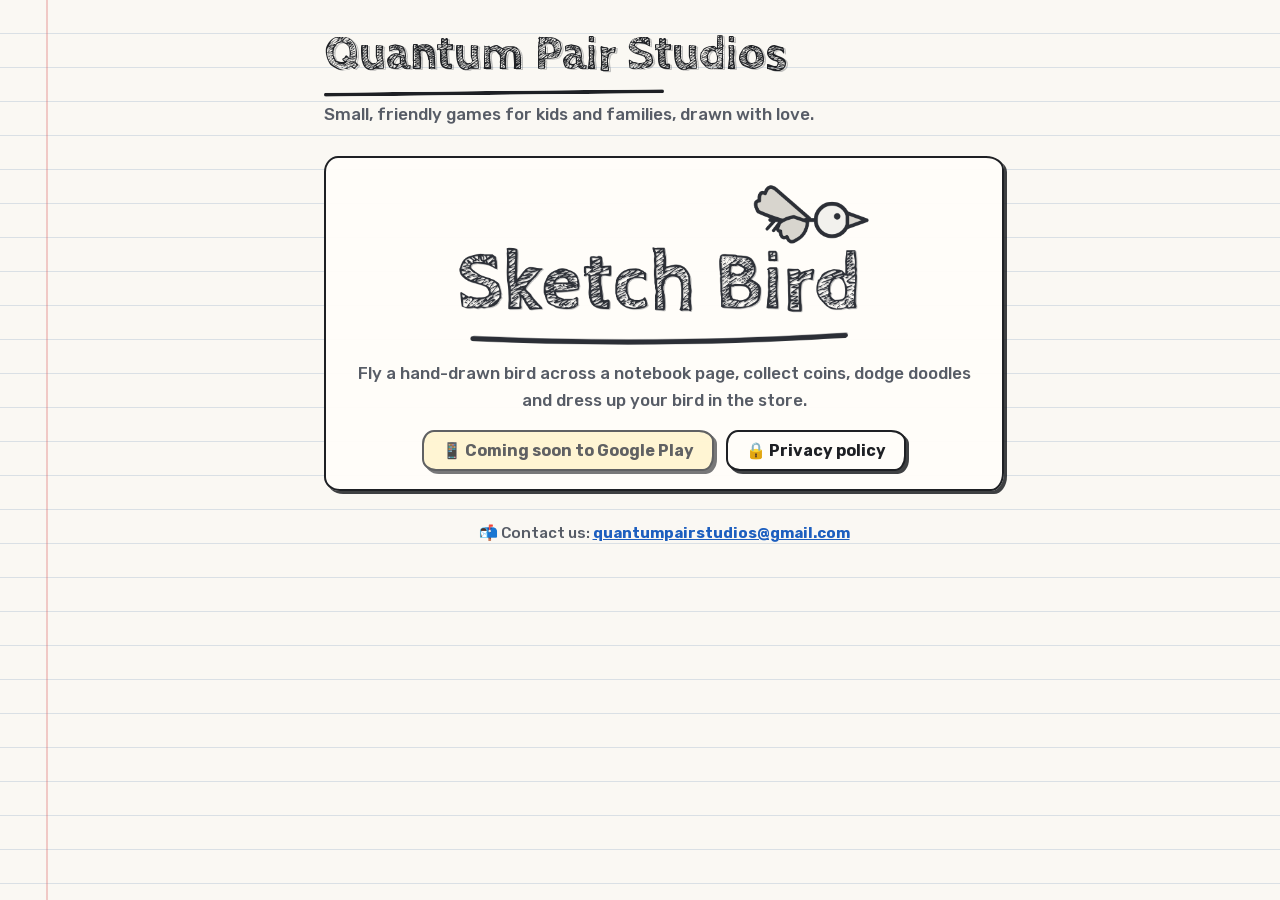
<file: index.html>
<!DOCTYPE html>
<html lang="en">
<head>
    <meta charset="UTF-8">
    <meta name="viewport" content="width=device-width, initial-scale=1.0">
    <title>Quantum Pair Studios</title>
    <meta name="description" content="Quantum Pair Studios makes small, friendly games for kids and families. Home of Sketch Bird.">
    <link rel="icon" href="sketch-bird/icon.png">
    <link rel="preload" href="fonts/cabin-sketch.woff2" as="font" type="font/woff2" crossorigin>
    <link rel="stylesheet" href="style.css">
</head>
<body>
<main>
    <h1 class="studio-name">Quantum Pair Studios</h1>
    <div class="underline"></div>
    <p class="tagline">Small, friendly games for kids and families, drawn with love.</p>

    <section class="sketch-box game-card">
        <img class="logo" src="sketch-bird/logo.png" alt="Sketch Bird">
        <p>Fly a hand-drawn bird across a notebook page, collect coins, dodge doodles and dress up your bird in the store.</p>
        <div class="btn-row">
            <span class="sketch-btn primary soon">📱 Coming soon to Google Play</span>
            <a class="sketch-btn" href="sketch-bird/privacy.html">🔒 Privacy policy</a>
        </div>
    </section>

    <footer>
        📬 Contact us: <a href="mailto:quantumpairstudios@gmail.com">quantumpairstudios@gmail.com</a>
    </footer>
</main>
</body>
</html>
</file>
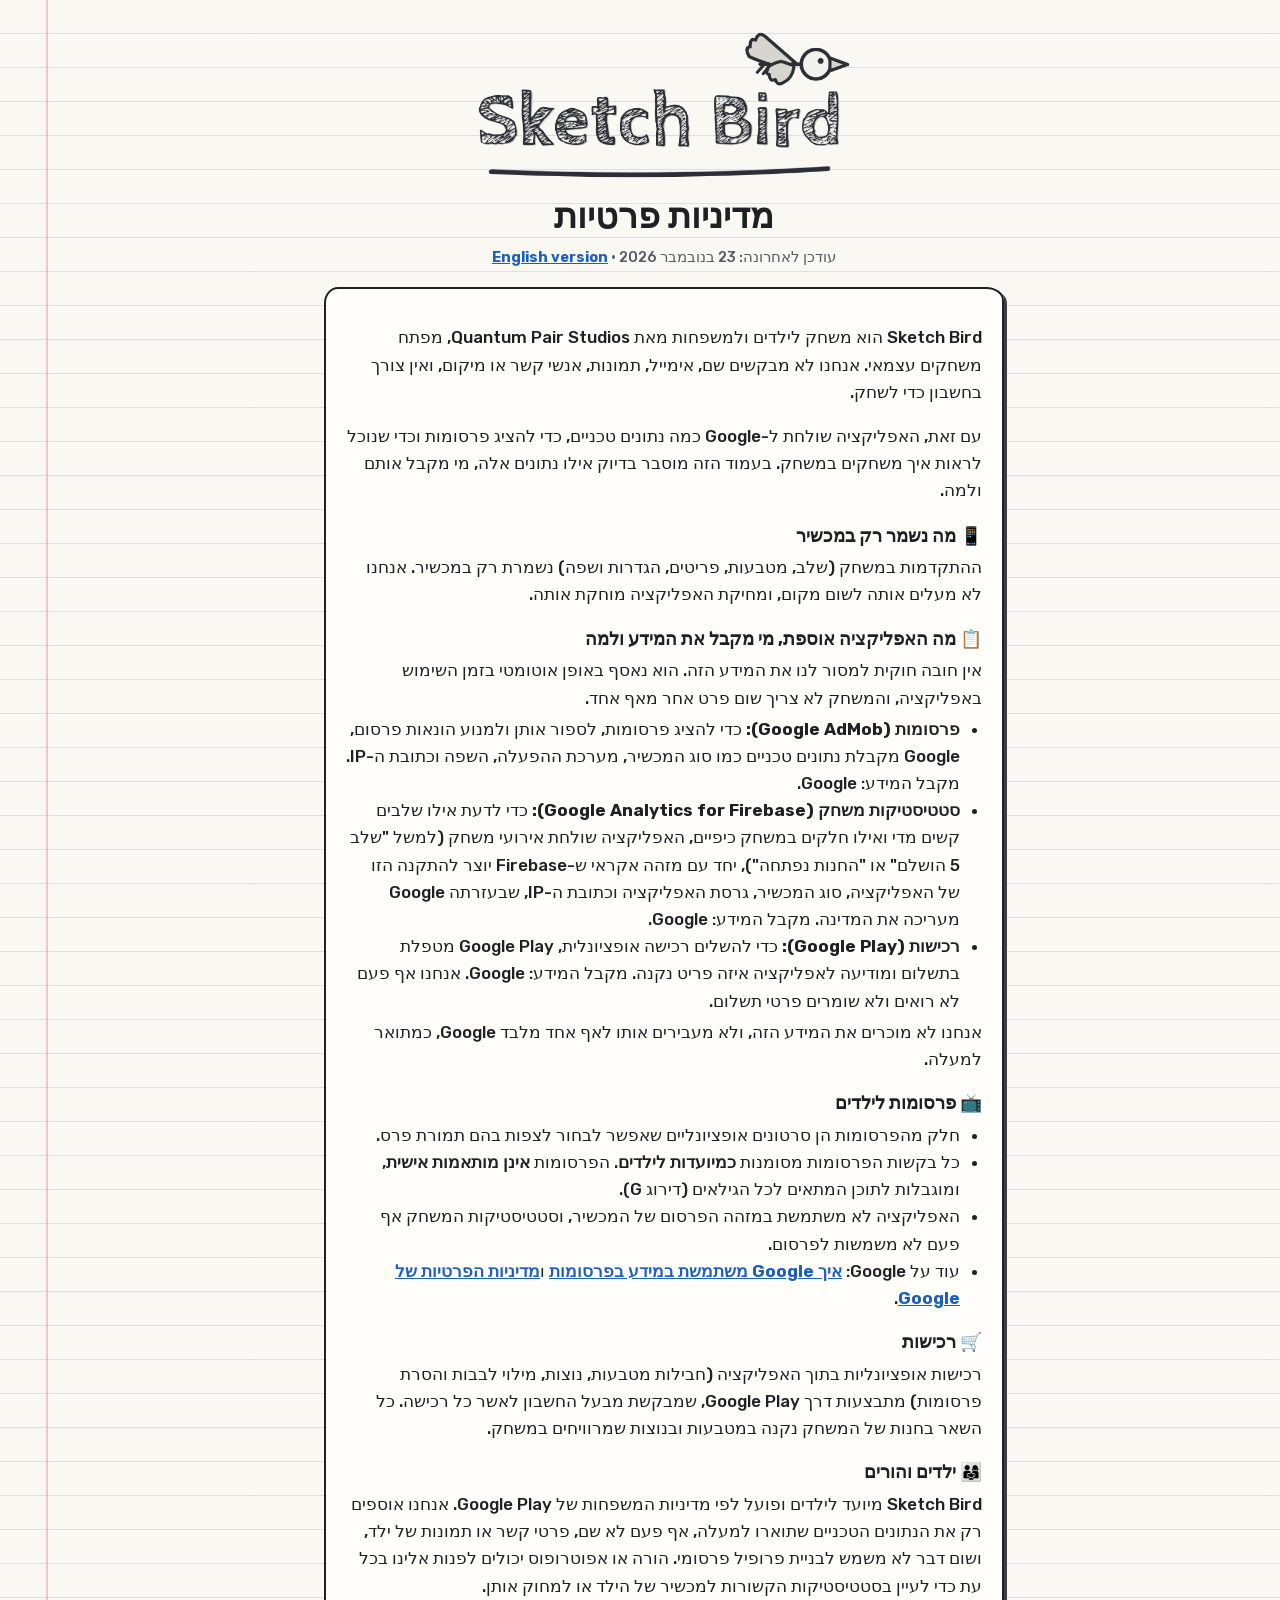
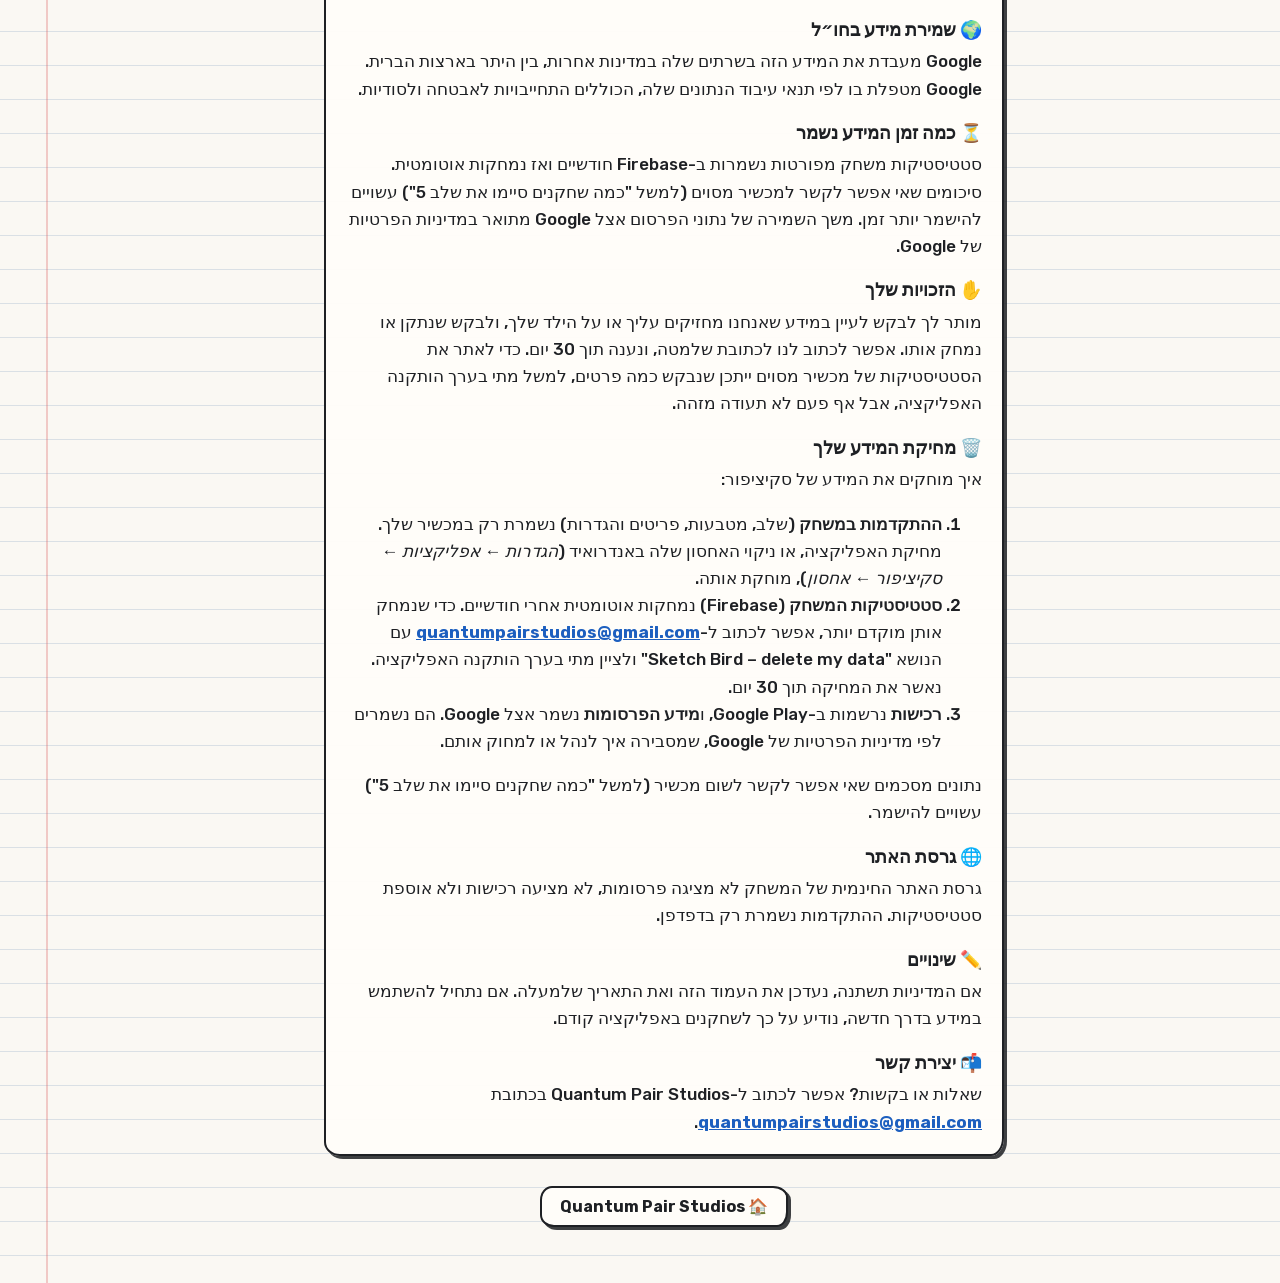
<file: sketch-bird/privacy-he.html>
<!DOCTYPE html>
<html lang="he" dir="rtl">
<head>
    <meta charset="UTF-8">
    <meta name="viewport" content="width=device-width, initial-scale=1.0">
    <title>Sketch Bird · מדיניות פרטיות</title>
    <meta name="description" content="מדיניות הפרטיות של Sketch Bird מאת Quantum Pair Studios.">
    <link rel="icon" href="icon.png">
    <link rel="alternate" hreflang="en" href="privacy.html">
    <link rel="preload" href="../fonts/rubik.woff2" as="font" type="font/woff2" crossorigin>
    <link rel="stylesheet" href="../style.css">
    <style>
        body, .policy-head h1 { font-family: 'Rubik', sans-serif; }
    </style>
</head>
<body>
<main>
    <header class="policy-head">
        <img class="logo" src="logo.png" alt="Sketch Bird">
        <h1>מדיניות פרטיות</h1>
        <p class="updated">עודכן לאחרונה: 23 בנובמבר 2026 · <a href="privacy.html" lang="en" dir="ltr">English version</a></p>
    </header>

    <article class="sketch-box">
        <p>‏Sketch Bird הוא משחק לילדים ולמשפחות מאת Quantum Pair Studios, מפתח משחקים עצמאי. אנחנו לא מבקשים שם, אימייל, תמונות, אנשי קשר או מיקום, ואין צורך בחשבון כדי לשחק.</p>
        <p>עם זאת, האפליקציה שולחת ל-Google כמה נתונים טכניים, כדי להציג פרסומות וכדי שנוכל לראות איך משחקים במשחק. בעמוד הזה מוסבר בדיוק אילו נתונים אלה, מי מקבל אותם ולמה.</p>

        <div class="section">
            <h2>📱 מה נשמר רק במכשיר</h2>
            <p>ההתקדמות במשחק (שלב, מטבעות, פריטים, הגדרות ושפה) נשמרת רק במכשיר. אנחנו לא מעלים אותה לשום מקום, ומחיקת האפליקציה מוחקת אותה.</p>
        </div>

        <div class="section">
            <h2>📋 מה האפליקציה אוספת, מי מקבל את המידע ולמה</h2>
            <p>אין חובה חוקית למסור לנו את המידע הזה. הוא נאסף באופן אוטומטי בזמן השימוש באפליקציה, והמשחק לא צריך שום פרט אחר מאף אחד.</p>
            <ul>
                <li><b>פרסומות (Google AdMob):</b> כדי להציג פרסומות, לספור אותן ולמנוע הונאות פרסום, Google מקבלת נתונים טכניים כמו סוג המכשיר, מערכת ההפעלה, השפה וכתובת ה-IP. מקבל המידע: Google.</li>
                <li><b>סטטיסטיקות משחק (Google Analytics for Firebase):</b> כדי לדעת אילו שלבים קשים מדי ואילו חלקים במשחק כיפיים, האפליקציה שולחת אירועי משחק (למשל "שלב 5 הושלם" או "החנות נפתחה"), יחד עם מזהה אקראי ש-Firebase יוצר להתקנה הזו של האפליקציה, סוג המכשיר, גרסת האפליקציה וכתובת ה-IP, שבעזרתה Google מעריכה את המדינה. מקבל המידע: Google.</li>
                <li><b>רכישות (Google Play):</b> כדי להשלים רכישה אופציונלית, Google Play מטפלת בתשלום ומודיעה לאפליקציה איזה פריט נקנה. מקבל המידע: Google. אנחנו אף פעם לא רואים ולא שומרים פרטי תשלום.</li>
            </ul>
            <p>אנחנו לא מוכרים את המידע הזה, ולא מעבירים אותו לאף אחד מלבד Google, כמתואר למעלה.</p>
        </div>

        <div class="section">
            <h2>📺 פרסומות לילדים</h2>
            <ul>
                <li>חלק מהפרסומות הן סרטונים אופציונליים שאפשר לבחור לצפות בהם תמורת פרס.</li>
                <li>כל בקשות הפרסומות מסומנות <b>כמיועדות לילדים</b>. הפרסומות <b>אינן מותאמות אישית</b>, ומוגבלות לתוכן המתאים לכל הגילאים (דירוג G).</li>
                <li>האפליקציה לא משתמשת במזהה הפרסום של המכשיר, וסטטיסטיקות המשחק אף פעם לא משמשות לפרסום.</li>
                <li>עוד על Google: <a href="https://policies.google.com/technologies/ads?hl=iw">איך Google משתמשת במידע בפרסומות</a> ו<a href="https://policies.google.com/privacy?hl=iw">מדיניות הפרטיות של Google</a>.</li>
            </ul>
        </div>

        <div class="section">
            <h2>🛒 רכישות</h2>
            <p>רכישות אופציונליות בתוך האפליקציה (חבילות מטבעות, נוצות, מילוי לבבות והסרת פרסומות) מתבצעות דרך Google Play, שמבקשת מבעל החשבון לאשר כל רכישה. כל השאר בחנות של המשחק נקנה במטבעות ובנוצות שמרוויחים במשחק.</p>
        </div>

        <div class="section">
            <h2>👨‍👩‍👧 ילדים והורים</h2>
            <p>‏Sketch Bird מיועד לילדים ופועל לפי מדיניות המשפחות של Google Play. אנחנו אוספים רק את הנתונים הטכניים שתוארו למעלה, אף פעם לא שם, פרטי קשר או תמונות של ילד, ושום דבר לא משמש לבניית פרופיל פרסומי. הורה או אפוטרופוס יכולים לפנות אלינו בכל עת כדי לעיין בסטטיסטיקות הקשורות למכשיר של הילד או למחוק אותן.</p>
        </div>

        <div class="section">
            <h2>🌍 שמירת מידע בחו״ל</h2>
            <p>‏Google מעבדת את המידע הזה בשרתים שלה במדינות אחרות, בין היתר בארצות הברית. Google מטפלת בו לפי תנאי עיבוד הנתונים שלה, הכוללים התחייבויות לאבטחה ולסודיות.</p>
        </div>

        <div class="section">
            <h2>⏳ כמה זמן המידע נשמר</h2>
            <p>סטטיסטיקות משחק מפורטות נשמרות ב-Firebase חודשיים ואז נמחקות אוטומטית. סיכומים שאי אפשר לקשר למכשיר מסוים (למשל "כמה שחקנים סיימו את שלב 5") עשויים להישמר יותר זמן. משך השמירה של נתוני הפרסום אצל Google מתואר במדיניות הפרטיות של Google.</p>
        </div>

        <div class="section">
            <h2>✋ הזכויות שלך</h2>
            <p>מותר לך לבקש לעיין במידע שאנחנו מחזיקים עליך או על הילד שלך, ולבקש שנתקן או נמחק אותו. אפשר לכתוב לנו לכתובת שלמטה, ונענה תוך 30 יום. כדי לאתר את הסטטיסטיקות של מכשיר מסוים ייתכן שנבקש כמה פרטים, למשל מתי בערך הותקנה האפליקציה, אבל אף פעם לא תעודה מזהה.</p>
        </div>

        <div class="section" id="delete-data">
            <h2>🗑️ מחיקת המידע שלך</h2>
            <p>איך מוחקים את המידע של סקיציפור:</p>
            <ol>
                <li><b>ההתקדמות במשחק</b> (שלב, מטבעות, פריטים והגדרות) נשמרת רק במכשיר שלך. מחיקת האפליקציה, או ניקוי האחסון שלה באנדרואיד (<i>הגדרות ← אפליקציות ← סקיציפור ← אחסון</i>), מוחקת אותה.</li>
                <li><b>סטטיסטיקות המשחק</b> (Firebase) נמחקות אוטומטית אחרי חודשיים. כדי שנמחק אותן מוקדם יותר, אפשר לכתוב ל-<a href="mailto:quantumpairstudios@gmail.com?subject=Sketch%20Bird%20-%20delete%20my%20data">quantumpairstudios@gmail.com</a> עם הנושא "Sketch Bird – delete my data" ולציין מתי בערך הותקנה האפליקציה. נאשר את המחיקה תוך 30 יום.</li>
                <li><b>רכישות</b> נרשמות ב-Google Play, ו<b>מידע הפרסומות</b> נשמר אצל Google. הם נשמרים לפי מדיניות הפרטיות של Google, שמסבירה איך לנהל או למחוק אותם.</li>
            </ol>
            <p>נתונים מסכמים שאי אפשר לקשר לשום מכשיר (למשל "כמה שחקנים סיימו את שלב 5") עשויים להישמר.</p>
        </div>

        <div class="section">
            <h2>🌐 גרסת האתר</h2>
            <p>גרסת האתר החינמית של המשחק לא מציגה פרסומות, לא מציעה רכישות ולא אוספת סטטיסטיקות. ההתקדמות נשמרת רק בדפדפן.</p>
        </div>

        <div class="section">
            <h2>✏️ שינויים</h2>
            <p>אם המדיניות תשתנה, נעדכן את העמוד הזה ואת התאריך שלמעלה. אם נתחיל להשתמש במידע בדרך חדשה, נודיע על כך לשחקנים באפליקציה קודם.</p>
        </div>

        <div class="section">
            <h2>📬 יצירת קשר</h2>
            <p>שאלות או בקשות? אפשר לכתוב ל-Quantum Pair Studios בכתובת <a href="mailto:quantumpairstudios@gmail.com" dir="ltr">quantumpairstudios@gmail.com</a>.</p>
        </div>
    </article>

    <footer>
        <a class="sketch-btn" href="../">🏠 Quantum Pair Studios</a>
    </footer>
</main>
</body>
</html>
</file>
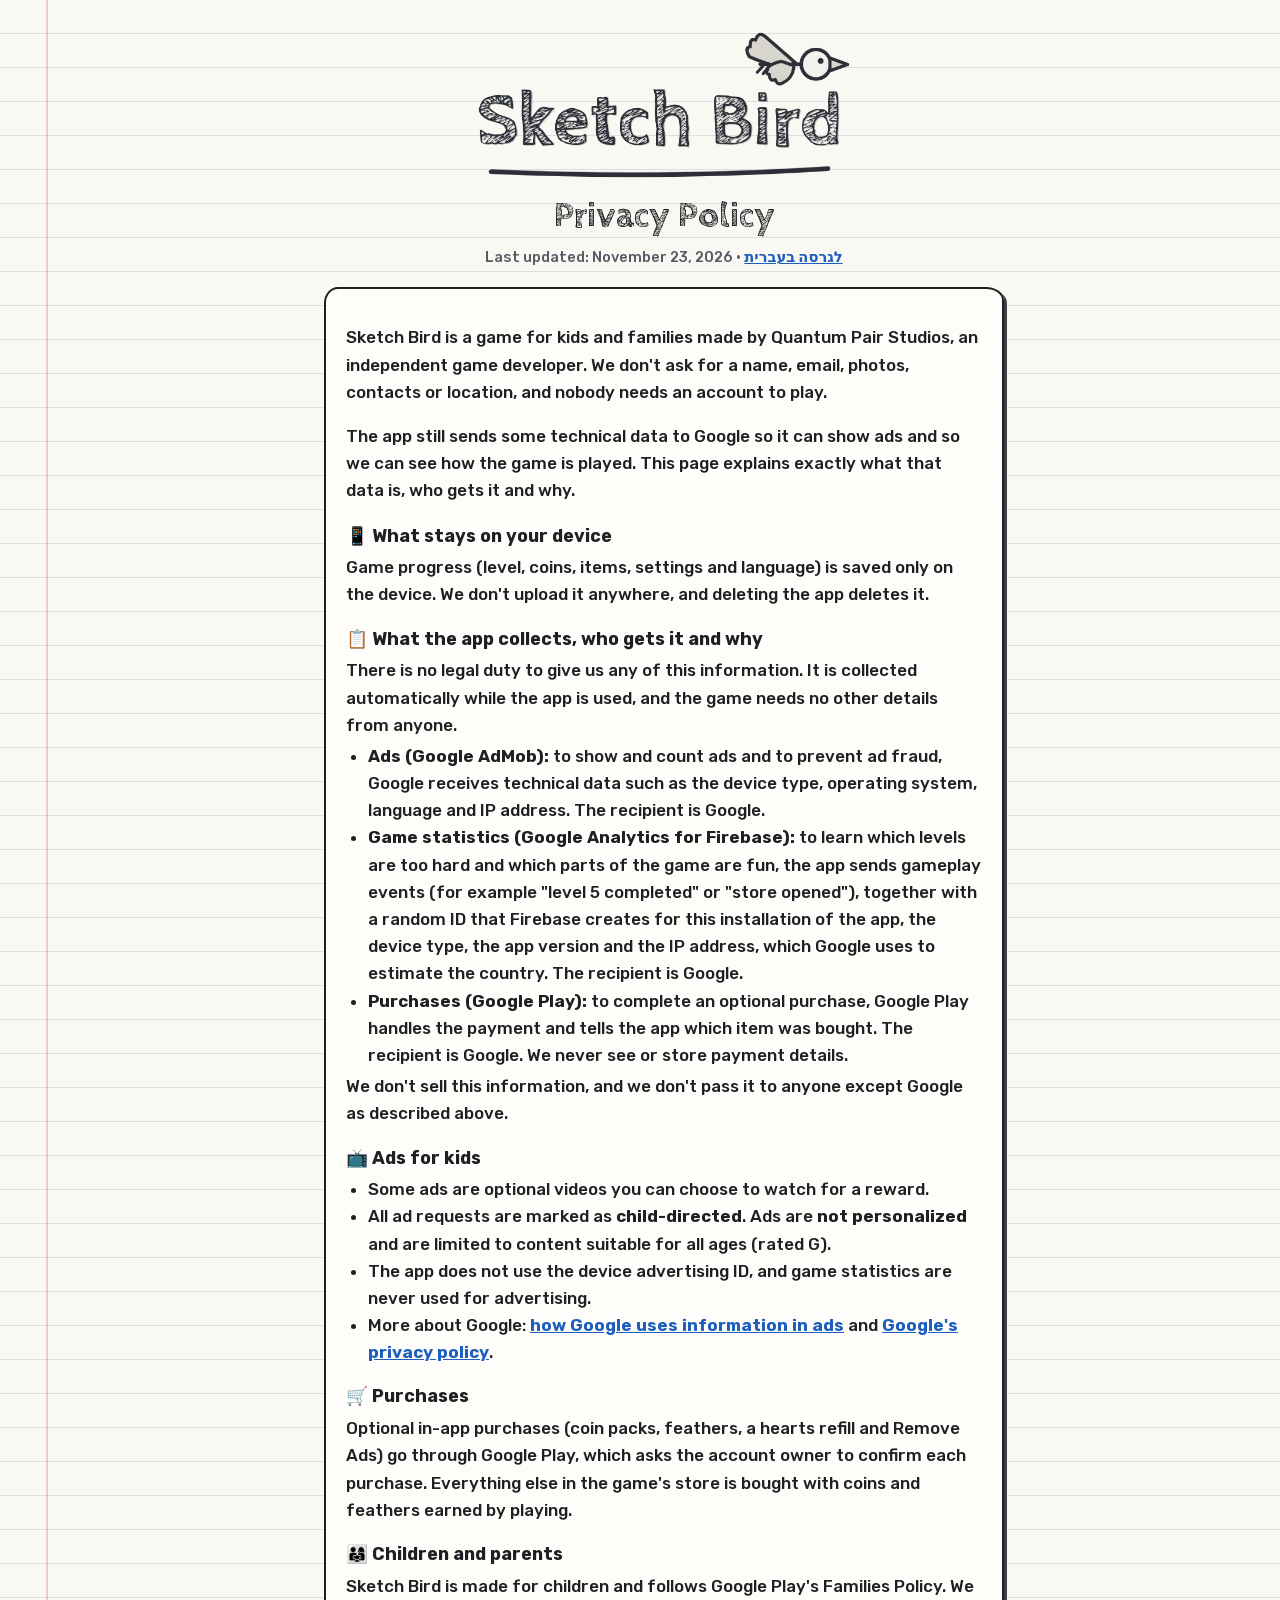
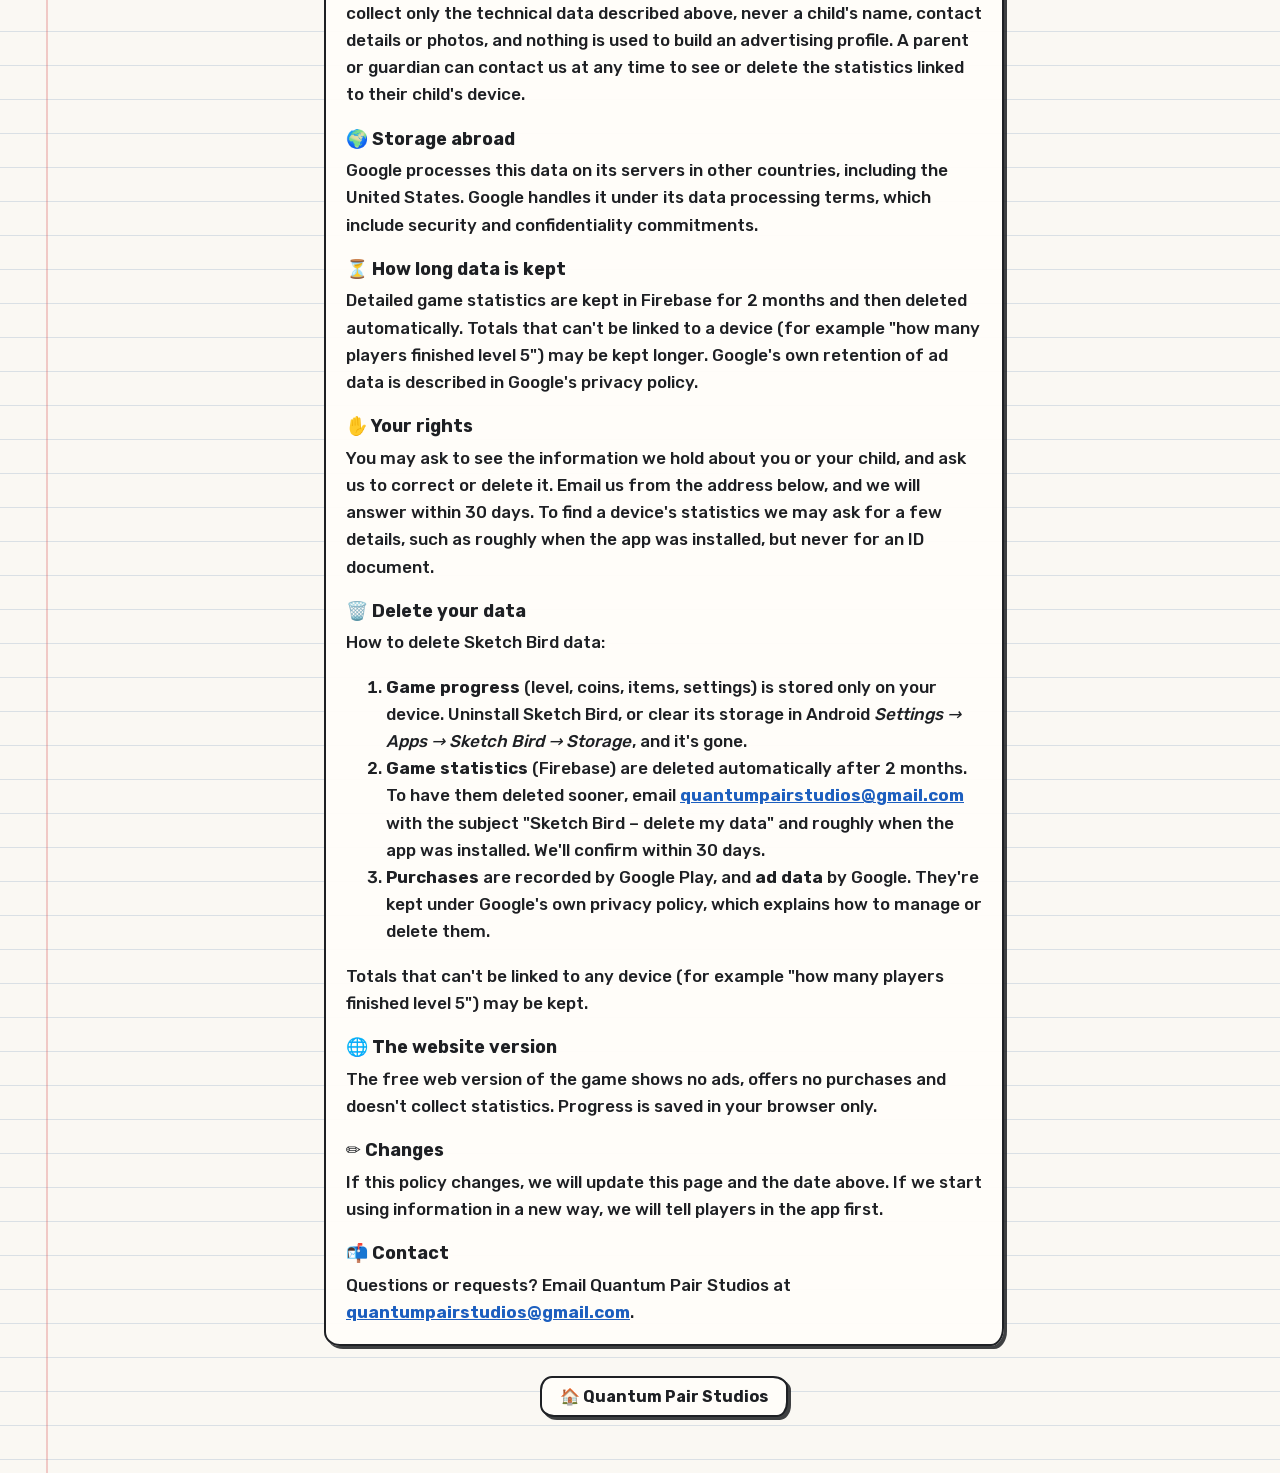
<file: sketch-bird/privacy.html>
<!DOCTYPE html>
<html lang="en">
<head>
    <meta charset="UTF-8">
    <meta name="viewport" content="width=device-width, initial-scale=1.0">
    <title>Sketch Bird · Privacy Policy</title>
    <meta name="description" content="Privacy policy for Sketch Bird by Quantum Pair Studios.">
    <link rel="icon" href="icon.png">
    <link rel="alternate" hreflang="he" href="privacy-he.html">
    <link rel="preload" href="../fonts/cabin-sketch.woff2" as="font" type="font/woff2" crossorigin>
    <link rel="stylesheet" href="../style.css">
</head>
<body>
<main>
    <header class="policy-head">
        <img class="logo" src="logo.png" alt="Sketch Bird">
        <h1>Privacy Policy</h1>
        <p class="updated">Last updated: November 23, 2026 · <a href="privacy-he.html" lang="he">לגרסה בעברית</a></p>
    </header>

    <article class="sketch-box">
        <p>Sketch Bird is a game for kids and families made by Quantum Pair Studios, an independent game developer. We don't ask for a name, email, photos, contacts or location, and nobody needs an account to play.</p>
        <p>The app still sends some technical data to Google so it can show ads and so we can see how the game is played. This page explains exactly what that data is, who gets it and why.</p>

        <div class="section">
            <h2>📱 What stays on your device</h2>
            <p>Game progress (level, coins, items, settings and language) is saved only on the device. We don't upload it anywhere, and deleting the app deletes it.</p>
        </div>

        <div class="section">
            <h2>📋 What the app collects, who gets it and why</h2>
            <p>There is no legal duty to give us any of this information. It is collected automatically while the app is used, and the game needs no other details from anyone.</p>
            <ul>
                <li><b>Ads (Google AdMob):</b> to show and count ads and to prevent ad fraud, Google receives technical data such as the device type, operating system, language and IP address. The recipient is Google.</li>
                <li><b>Game statistics (Google Analytics for Firebase):</b> to learn which levels are too hard and which parts of the game are fun, the app sends gameplay events (for example "level 5 completed" or "store opened"), together with a random ID that Firebase creates for this installation of the app, the device type, the app version and the IP address, which Google uses to estimate the country. The recipient is Google.</li>
                <li><b>Purchases (Google Play):</b> to complete an optional purchase, Google Play handles the payment and tells the app which item was bought. The recipient is Google. We never see or store payment details.</li>
            </ul>
            <p>We don't sell this information, and we don't pass it to anyone except Google as described above.</p>
        </div>

        <div class="section">
            <h2>📺 Ads for kids</h2>
            <ul>
                <li>Some ads are optional videos you can choose to watch for a reward.</li>
                <li>All ad requests are marked as <b>child-directed</b>. Ads are <b>not personalized</b> and are limited to content suitable for all ages (rated G).</li>
                <li>The app does not use the device advertising ID, and game statistics are never used for advertising.</li>
                <li>More about Google: <a href="https://policies.google.com/technologies/ads">how Google uses information in ads</a> and <a href="https://policies.google.com/privacy">Google's privacy policy</a>.</li>
            </ul>
        </div>

        <div class="section">
            <h2>🛒 Purchases</h2>
            <p>Optional in-app purchases (coin packs, feathers, a hearts refill and Remove Ads) go through Google Play, which asks the account owner to confirm each purchase. Everything else in the game's store is bought with coins and feathers earned by playing.</p>
        </div>

        <div class="section">
            <h2>👨‍👩‍👧 Children and parents</h2>
            <p>Sketch Bird is made for children and follows Google Play's Families Policy. We collect only the technical data described above, never a child's name, contact details or photos, and nothing is used to build an advertising profile. A parent or guardian can contact us at any time to see or delete the statistics linked to their child's device.</p>
        </div>

        <div class="section">
            <h2>🌍 Storage abroad</h2>
            <p>Google processes this data on its servers in other countries, including the United States. Google handles it under its data processing terms, which include security and confidentiality commitments.</p>
        </div>

        <div class="section">
            <h2>⏳ How long data is kept</h2>
            <p>Detailed game statistics are kept in Firebase for 2 months and then deleted automatically. Totals that can't be linked to a device (for example "how many players finished level 5") may be kept longer. Google's own retention of ad data is described in Google's privacy policy.</p>
        </div>

        <div class="section">
            <h2>✋ Your rights</h2>
            <p>You may ask to see the information we hold about you or your child, and ask us to correct or delete it. Email us from the address below, and we will answer within 30 days. To find a device's statistics we may ask for a few details, such as roughly when the app was installed, but never for an ID document.</p>
        </div>

        <div class="section" id="delete-data">
            <h2>🗑️ Delete your data</h2>
            <p>How to delete Sketch Bird data:</p>
            <ol>
                <li><b>Game progress</b> (level, coins, items, settings) is stored only on your device. Uninstall Sketch Bird, or clear its storage in Android <i>Settings → Apps → Sketch Bird → Storage</i>, and it's gone.</li>
                <li><b>Game statistics</b> (Firebase) are deleted automatically after 2 months. To have them deleted sooner, email <a href="mailto:quantumpairstudios@gmail.com?subject=Sketch%20Bird%20-%20delete%20my%20data">quantumpairstudios@gmail.com</a> with the subject "Sketch Bird – delete my data" and roughly when the app was installed. We'll confirm within 30 days.</li>
                <li><b>Purchases</b> are recorded by Google Play, and <b>ad data</b> by Google. They're kept under Google's own privacy policy, which explains how to manage or delete them.</li>
            </ol>
            <p>Totals that can't be linked to any device (for example "how many players finished level 5") may be kept.</p>
        </div>

        <div class="section">
            <h2>🌐 The website version</h2>
            <p>The free web version of the game shows no ads, offers no purchases and doesn't collect statistics. Progress is saved in your browser only.</p>
        </div>

        <div class="section">
            <h2>✏️ Changes</h2>
            <p>If this policy changes, we will update this page and the date above. If we start using information in a new way, we will tell players in the app first.</p>
        </div>

        <div class="section">
            <h2>📬 Contact</h2>
            <p>Questions or requests? Email Quantum Pair Studios at <a href="mailto:quantumpairstudios@gmail.com">quantumpairstudios@gmail.com</a>.</p>
        </div>
    </article>

    <footer>
        <a class="sketch-btn" href="../">🏠 Quantum Pair Studios</a>
    </footer>
</main>
</body>
</html>
</file>
<file: style.css>
/* Quantum Pair Studios: same look as Sketch Bird (notebook paper, sketchy title, hand-drawn boxes) */
@font-face { font-family: 'Cabin Sketch'; font-weight: 700; font-display: swap; src: url('fonts/cabin-sketch.woff2') format('woff2'); }
@font-face { font-family: 'Rubik'; font-weight: 400 800; font-display: swap; src: url('fonts/rubik.woff2') format('woff2'); }

:root {
    --paper-bg: #faf8f3;
    --ink-color: #1e2024;
    --ink-muted: #575c66;
    --accent-gold-bg: #fff3c4;
    --line: rgba(115, 148, 185, 0.24);
    --margin-line: rgba(218, 92, 92, 0.30);
    --shadow-sketch: 3px 3px 0 rgba(30, 32, 36, 0.85);
}

* { box-sizing: border-box; }

body {
    margin: 0;
    min-height: 100vh;
    color: var(--ink-color);
    font: 500 17px/1.6 'Rubik', system-ui, -apple-system, 'Segoe UI', Arial, sans-serif;
    background-color: var(--paper-bg);
    /* notebook page: red margin line + blue ruled lines, like the game */
    background-image:
        linear-gradient(to right, transparent 46px, var(--margin-line) 46px, var(--margin-line) 48px, transparent 48px),
        repeating-linear-gradient(to bottom, transparent 0, transparent 33px, var(--line) 33px, var(--line) 34px);
}

main { max-width: 760px; margin: 0 auto; padding: 28px 16px 56px 64px; }

.studio-name {
    font-family: 'Cabin Sketch', 'Rubik', sans-serif;
    font-weight: 700;
    font-size: clamp(2rem, 6vw, 3rem);
    line-height: 1.1;
    margin: 0;
    text-shadow: 1.5px 1.2px 0 rgba(44, 47, 54, 0.28);
}
.underline { height: 0; border-top: 4px solid var(--ink-color); border-radius: 4px; width: min(340px, 70%); margin: 10px 0 6px; transform: rotate(-0.6deg); }
.tagline { color: var(--ink-muted); margin: 4px 0 28px; }

.sketch-box {
    background: rgba(255, 253, 249, 0.97);
    border: 2.5px solid var(--ink-color);
    border-radius: 14px 18px 13px 16px / 16px 13px 18px 14px;
    box-shadow: var(--shadow-sketch);
    padding: 18px 20px;
}

.game-card { display: grid; grid-template-columns: 1fr; gap: 10px; text-align: center; }
.game-card .logo { width: min(420px, 100%); height: auto; margin: 4px auto 0; display: block; }
.game-card p { margin: 0; color: var(--ink-muted); }

.btn-row { display: flex; gap: 12px; justify-content: center; flex-wrap: wrap; margin-top: 6px; }
.sketch-btn {
    font: 700 1rem 'Rubik', sans-serif;
    color: var(--ink-color);
    text-decoration: none;
    background: #fffdf9;
    border: 2.5px solid var(--ink-color);
    border-radius: 12px 15px 11px 14px / 14px 11px 15px 12px;
    padding: 9px 18px;
    box-shadow: var(--shadow-sketch);
    display: inline-flex; align-items: center; gap: 6px;
    transition: transform 0.08s ease, box-shadow 0.08s ease, background-color 0.15s ease;
}
.sketch-btn:hover { background: var(--accent-gold-bg); transform: translate(-1px, -1px); box-shadow: 4px 4px 0 rgba(30, 32, 36, 0.9); }
.sketch-btn:active { transform: translate(2px, 2px); box-shadow: 1px 1px 0 rgba(30, 32, 36, 0.9); }
.sketch-btn.primary { background: var(--accent-gold-bg); }
.sketch-btn.soon { opacity: 0.7; pointer-events: none; }

/* privacy page */
.policy-head { text-align: center; margin-bottom: 18px; }
.policy-head .logo { width: min(380px, 90%); height: auto; display: block; margin: 0 auto; }
.policy-head h1 { font-family: 'Cabin Sketch', 'Rubik', sans-serif; font-size: clamp(1.6rem, 5vw, 2.2rem); margin: 6px 0 0; }
.policy-head .updated { color: var(--ink-muted); font-size: 0.92rem; margin: 2px 0 0; }
.section { margin-top: 16px; }
.section h2 { font-size: 1.12rem; margin: 0 0 4px; display: flex; align-items: center; gap: 8px; }
.section p, .section ul { margin: 4px 0 0; }
.section ul { padding-inline-start: 22px; }
a { color: #1d5fbf; font-weight: 700; }

footer { margin-top: 30px; text-align: center; color: var(--ink-muted); font-size: 0.95rem; }

@media (max-width: 520px) {
    body { font-size: 16px; background-image:
        linear-gradient(to right, transparent 26px, var(--margin-line) 26px, var(--margin-line) 28px, transparent 28px),
        repeating-linear-gradient(to bottom, transparent 0, transparent 33px, var(--line) 33px, var(--line) 34px); }
    main { padding: 20px 14px 40px 40px; }
    .sketch-box { padding: 14px; }
}
</file>
